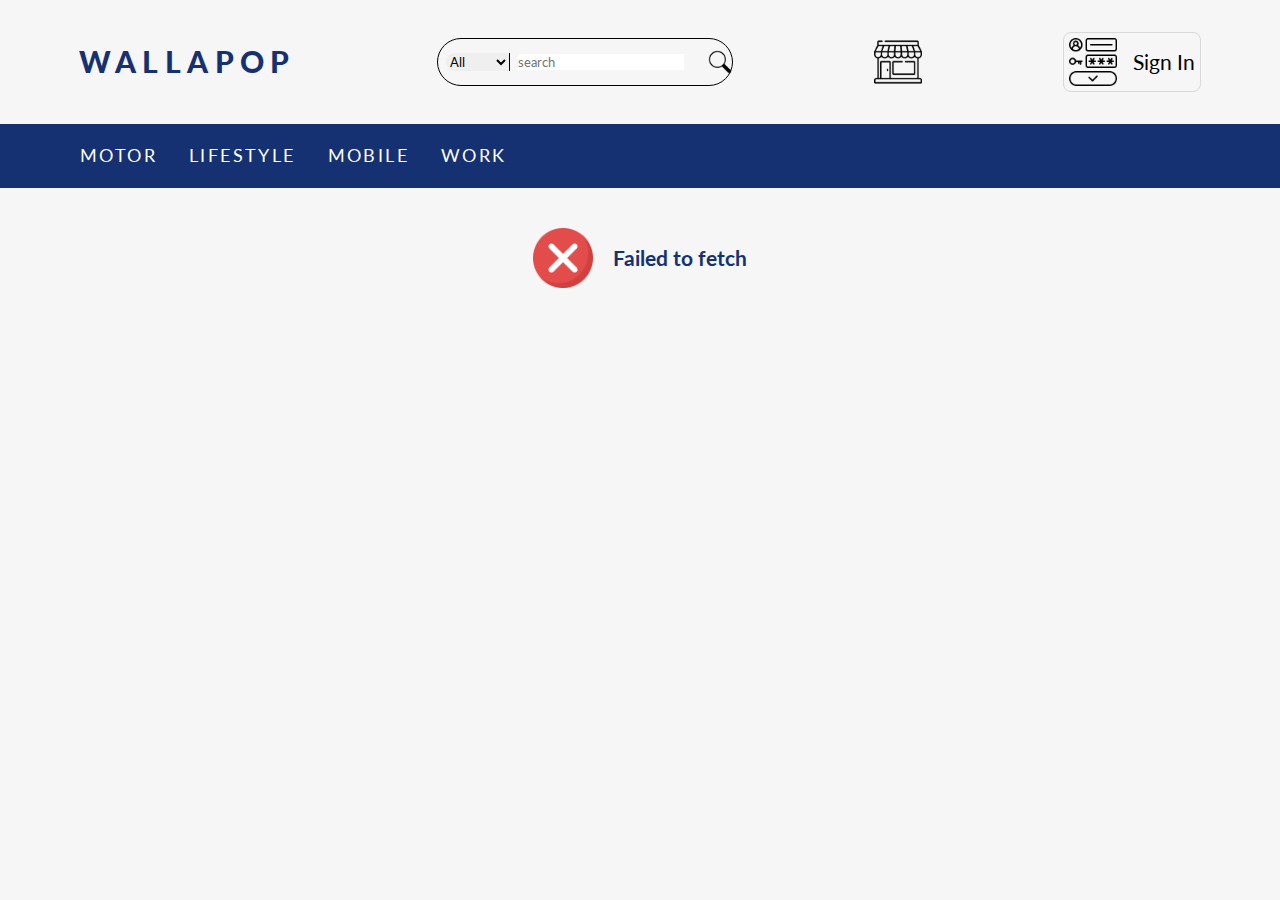
<file: index.html>
<!DOCTYPE html>
<html lang="en">
  <head>
    <meta charset="UTF-8" />
    <meta name="viewport" content="width=device-width, initial-scale=1.0" />
    <link rel="preconnect" href="https://fonts.googleapis.com" />
    <link rel="preconnect" href="https://fonts.gstatic.com" crossorigin />
    <link
      href="https://fonts.googleapis.com/css2?family=Lato:wght@300;400;700;900&display=swap"
      rel="stylesheet"
    />
    <link rel="stylesheet" href="./products/styles.css" />
    <title>Wallapop</title>
  </head>
  <body>
    <!-- Start navigation bar-->
    <nav class="nav-bar">
      <!-- Top navbar-->
      <div class="top-nav">
        <p class="nav-logo">WALLAPOP</p>
        <div class="search-bar">
          <select class="categories-list" name="categories" id="categories">
            <option selected="selected" value="All">All</option>
            <option value="Motor">Motor</option>
            <option value="Lifestyle">Lifestyle</option>
            <option value="Mobile">Mobile</option>
            <option value="Work">Work</option>
          </select>
          <input class="search-bar-input" type="text" placeholder="search" />
          <img class="find-logo" src="./images/uiImages/find.png" alt="" />
        </div>
        <img
          class="store-logo"
          src="./images/uiImages/store.png"
          alt="store logo"
        />
        <div class="login-space">
          <a class="sign-in" href="./login/login.html">
            <img
              class="sign-in-logo"
              src="./images/uiImages/sign-in.png"
              alt="sign-in logo"
            />
            <p class="sign-in-text">Sign In</p>
          </a>
        </div>
      </div>

      <!-- Bottom navbar -->
      <div class="bottom-nav">
        <p class="bottom-nav-item">Motor</p>
        <p class="bottom-nav-item">Lifestyle</p>
        <p class="bottom-nav-item">Mobile</p>
        <p class="bottom-nav-item">Work</p>
      </div>
    </nav>
    <!-- End of navigation bar -->
    <section id="productList"></section>
    <script type="module" src="./products/index.js"></script>
  </body>
</html>
</file>
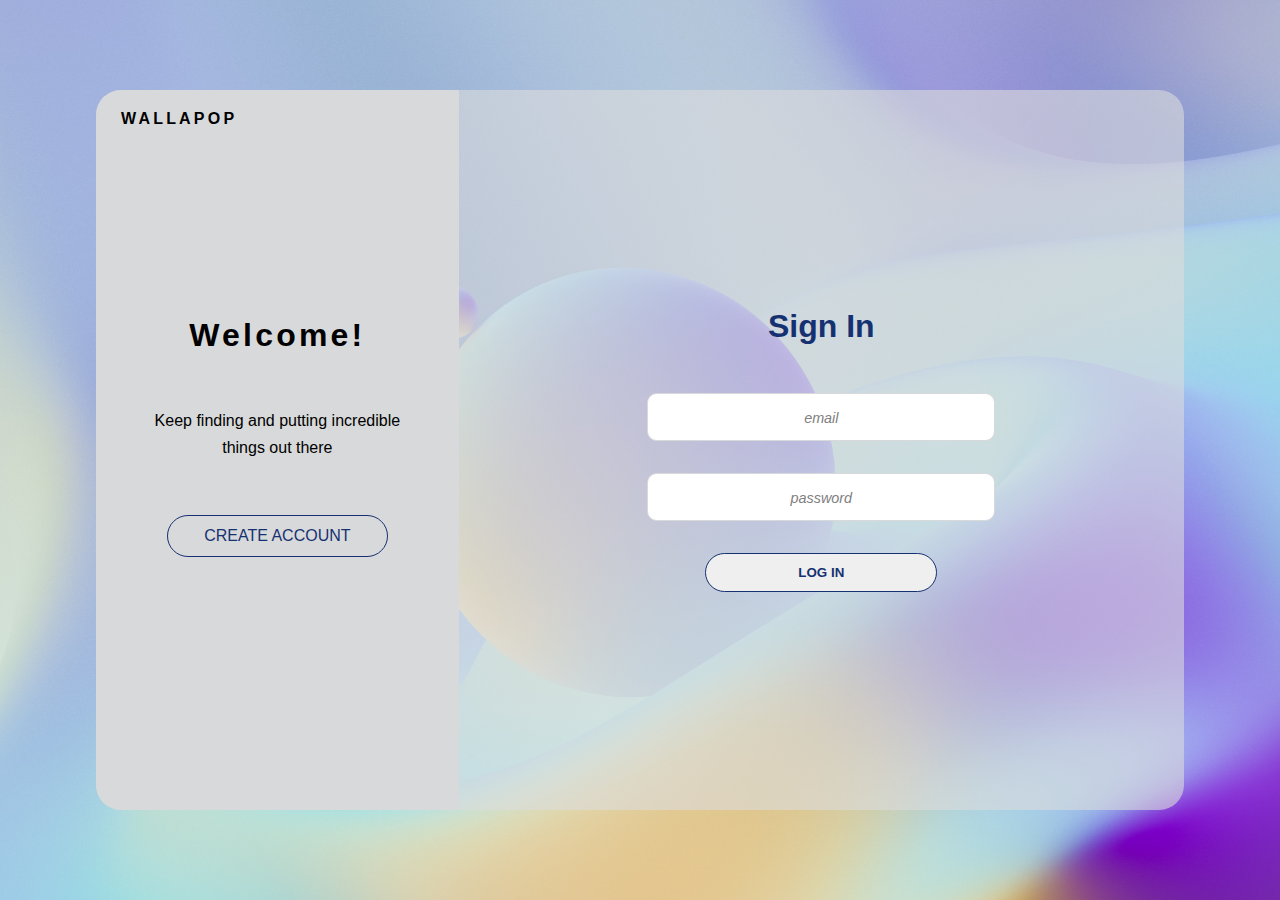
<file: login.html>
<!DOCTYPE html>
<html lang="en">
  <head>
    <meta charset="UTF-8" />
    <meta name="viewport" content="width=device-width, initial-scale=1.0" />
    <link rel="stylesheet" href="./login-style.css" />
    <title>Login</title>
  </head>
  <body>
    <div class="login-window">
      <div class="login-left">
        <p class="logo">WALLAPOP</p>
        <div class="sign-up-link">
          <p class="sign-up-title">Welcome!</p>
          <p class="sign-up-text">
            Keep finding and putting incredible <br />
            things out there
          </p>
          <a href="./sign-up.html" class="btn-create-account">Create Account</a>
        </div>
        <div></div>
      </div>

      <div class="login-right">
        <div class="login">
          <p class="login-right-title">Sign In</p>
          <form class="login-form" method="post">
            <input
              type="email"
              class="login-input email-input"
              placeholder="email"
              name="email"
              required
            />
            <input
              type="password"
              class="login-input password-input"
              placeholder="password"
              name="password"
              required
            />
            <input type="submit"=" class="btn-sign-in" value="Log In">
          </form>
        </div>
      </div>
    </div>

    <script type="module" src="./login/index.js"></script>
  </body>
</html>
</file>
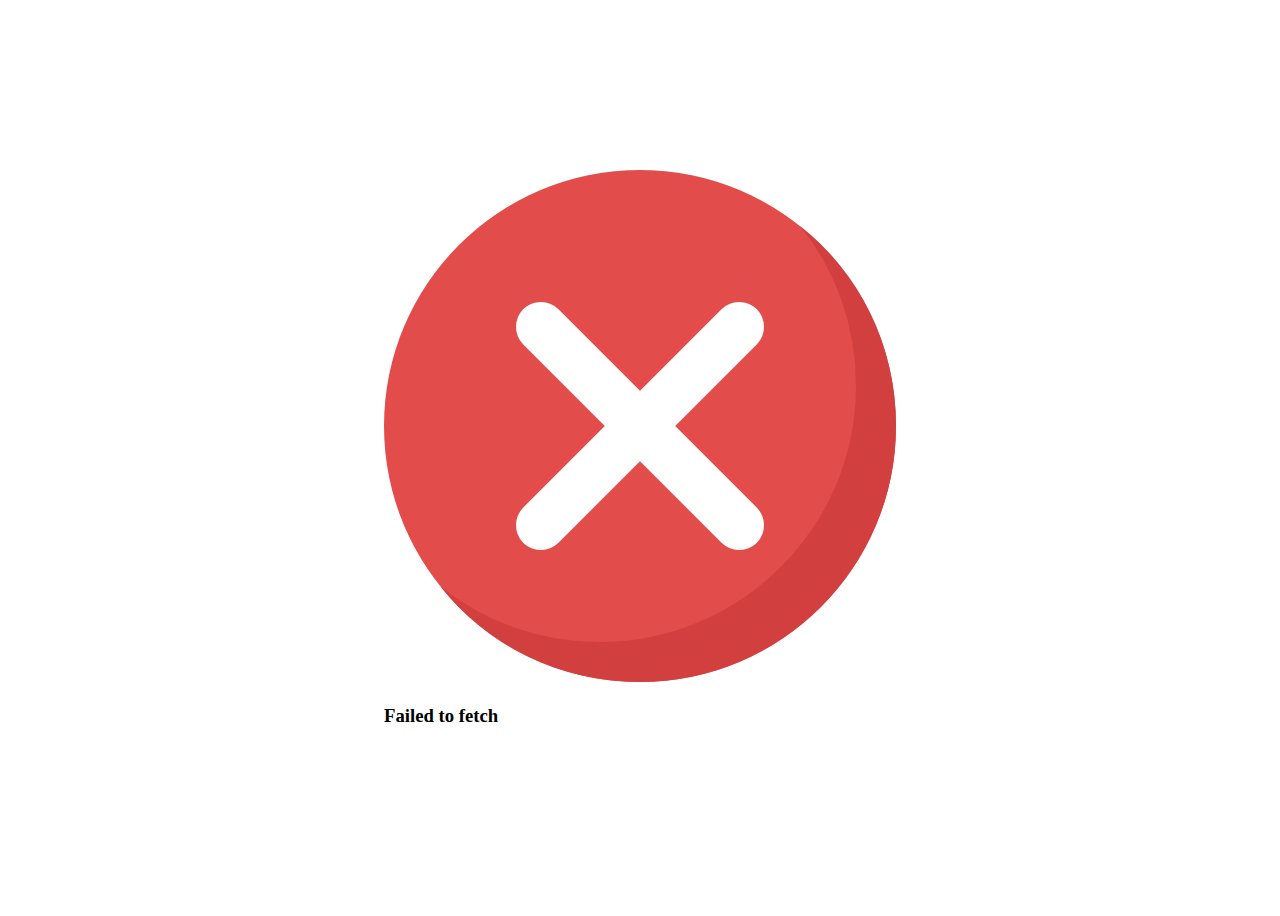
<file: productDetail.html>
<!DOCTYPE html>
<html lang="en">
  <head>
    <meta charset="UTF-8" />
    <meta name="viewport" content="width=device-width, initial-scale=1.0" />
    <link rel="stylesheet" href="product-detail-styles.css" />
    <title>Wallapop</title>
  </head>
  <body>
    <section id="productDetail"></section>

    <script type="module" src="./productDetail/index.js"></script>
  </body>
</html>
</file>
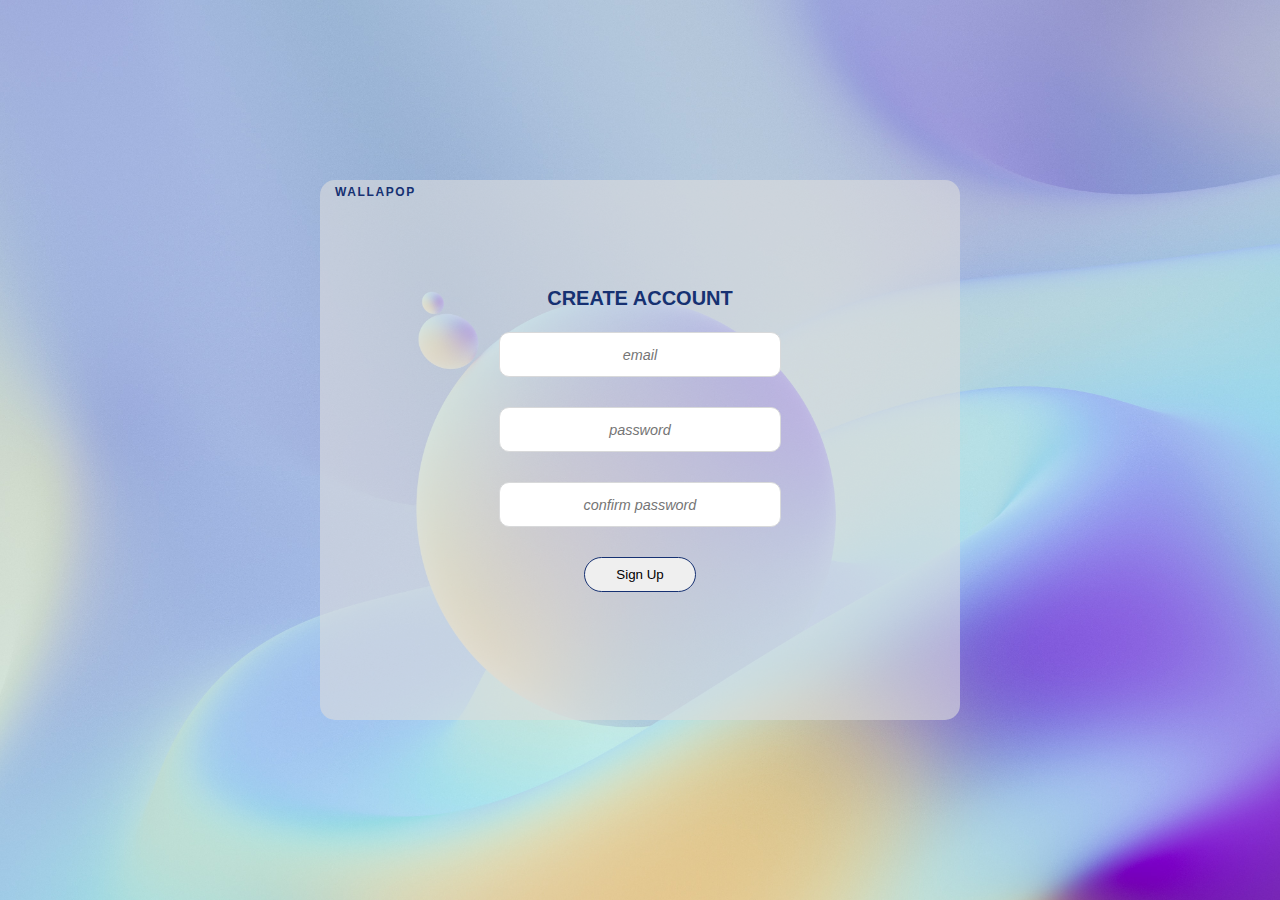
<file: sign-up.html>
<!DOCTYPE html>
<html lang="en">
  <head>
    <meta charset="UTF-8" />
    <meta name="viewport" content="width=device-width, initial-scale=1.0" />
    <link rel="stylesheet" href="signUp.css" />
    <title>Sing Up</title>
  </head>
  <body>
    <div class="signup">
      <p class="logo">WALLAPOP</p>
      <p class="title">Create Account</p>
      <form class="signup-form">
      <input 
        type="email" 
        class="signup-input email-input" 
        placeholder="email"
        name="email" 
        required
      />
      <input
        type="password"
        class="signup-input password-input"
        placeholder="password"
        name="password"
        required
      />
      <input
        type="password"
        class="signup-input passwordConfirm-input"
        placeholder="confirm password"
        name="confirmPassword"
        required
      />
      <input type="submit" class="btn-signup" value="Sign Up"></input>
    </form>
    </div>

    <script type="module" src="./signUp/index.js"></script>
  </body>
</html>
</file>
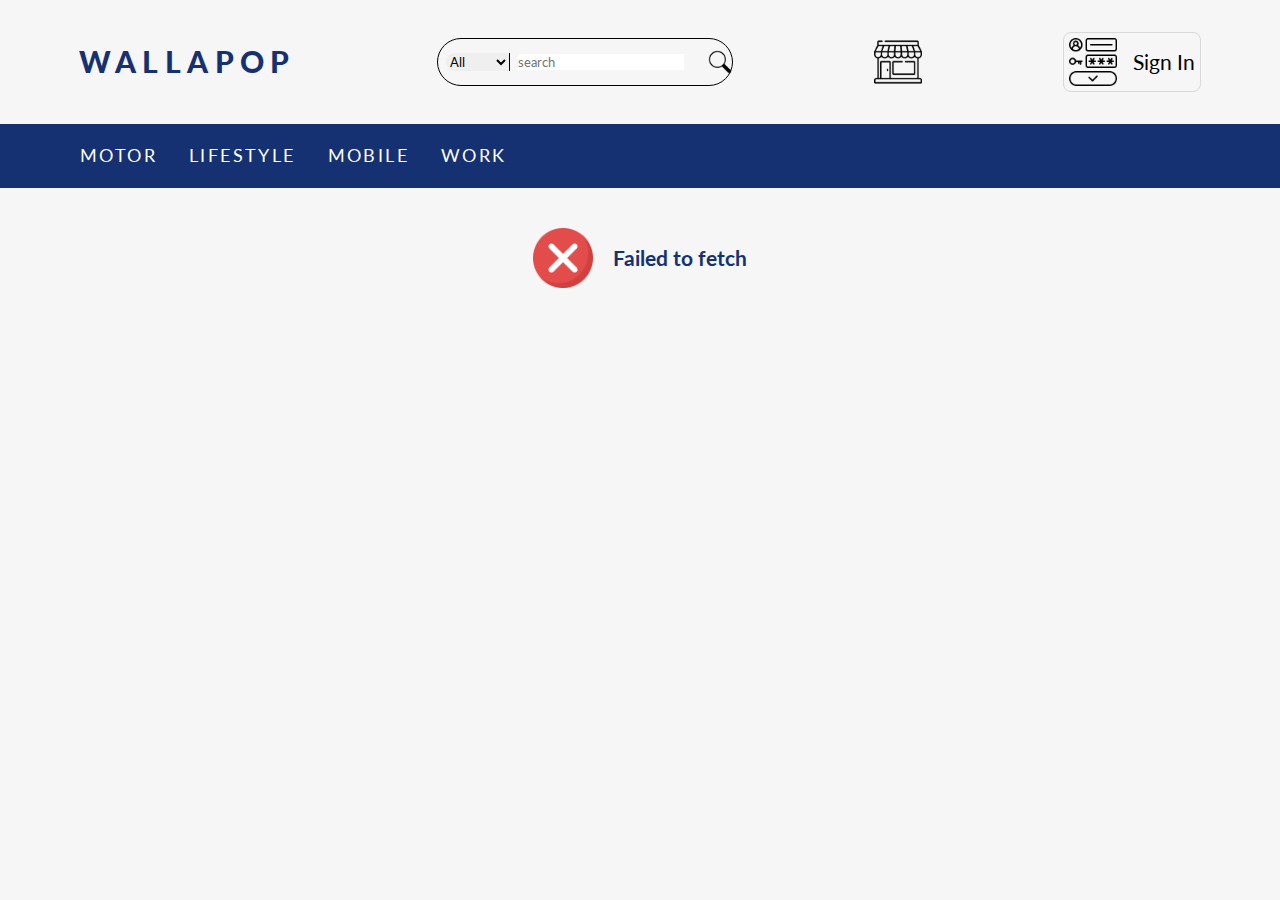
<file: create-product/createProduct.html>
<!DOCTYPE html>
<html lang="en">
  <head>
    <meta charset="UTF-8" />
    <meta name="viewport" content="width=device-width, initial-scale=1.0" />
    <link rel="stylesheet" href="./createProduct.css" />
    <title>Create User</title>
  </head>
  <body>
    <main>
      <section class="create-product">
        <h3 class="title">Create product</h3>

        <form
          class="create-product-form"
          method="post"
          class="create-product-form"
        >
          <label for="product-name">Product name: </label>
          <input
            type="text"
            name="name"
            id="product-name"
            class="form-input"
            required
          />

          <label for="price">Price:</label>
          <input
            type="number"
            name="price"
            id="price"
            class="form-input"
            required
          />

          <label for="product-type">For Sale or Looking to buy?</label>
          <select name="product-type" id="product-type" required>
            <option value="" selected></option>
            <option value="For Sale">For Sale</option>
            <option value="Looking to buy">Looking to buy</option>
          </select>

          <label for="status">Status</label>
          <select name="status" id="status" required>
            <option value="" selected></option>
            <option value="New">New</option>
            <option value="Like new">Like New</option>
            <option value="Used-good">Used-good</option>
            <option value="Refurbished">Refurbished</option>
          </select>

          <label for="specifications">Specifications:</label>
          <textarea
            name="specifications"
            id="specifications"
            cols="10"
            rows="5"
            wrap="hard"
            maxlength="120"
            placeholder="Technical specs..."
            required
          ></textarea>

          <label for="details">Details:</label>
          <textarea
            name="details"
            id="details"
            cols="10"
            rows="5"
            wrap="hard"
            maxlength="40"
            placeholder="Scratched, dented, washed, etc..."
            required
          ></textarea>

          <input
            type="submit"
            class="btnCreate-product"
            value="Crear Producto"
            name="crear-producto"
          />
        </form>
      </section>
    </main>

    <script type="module" src="./index.js"></script>
  </body>
</html>
</file>
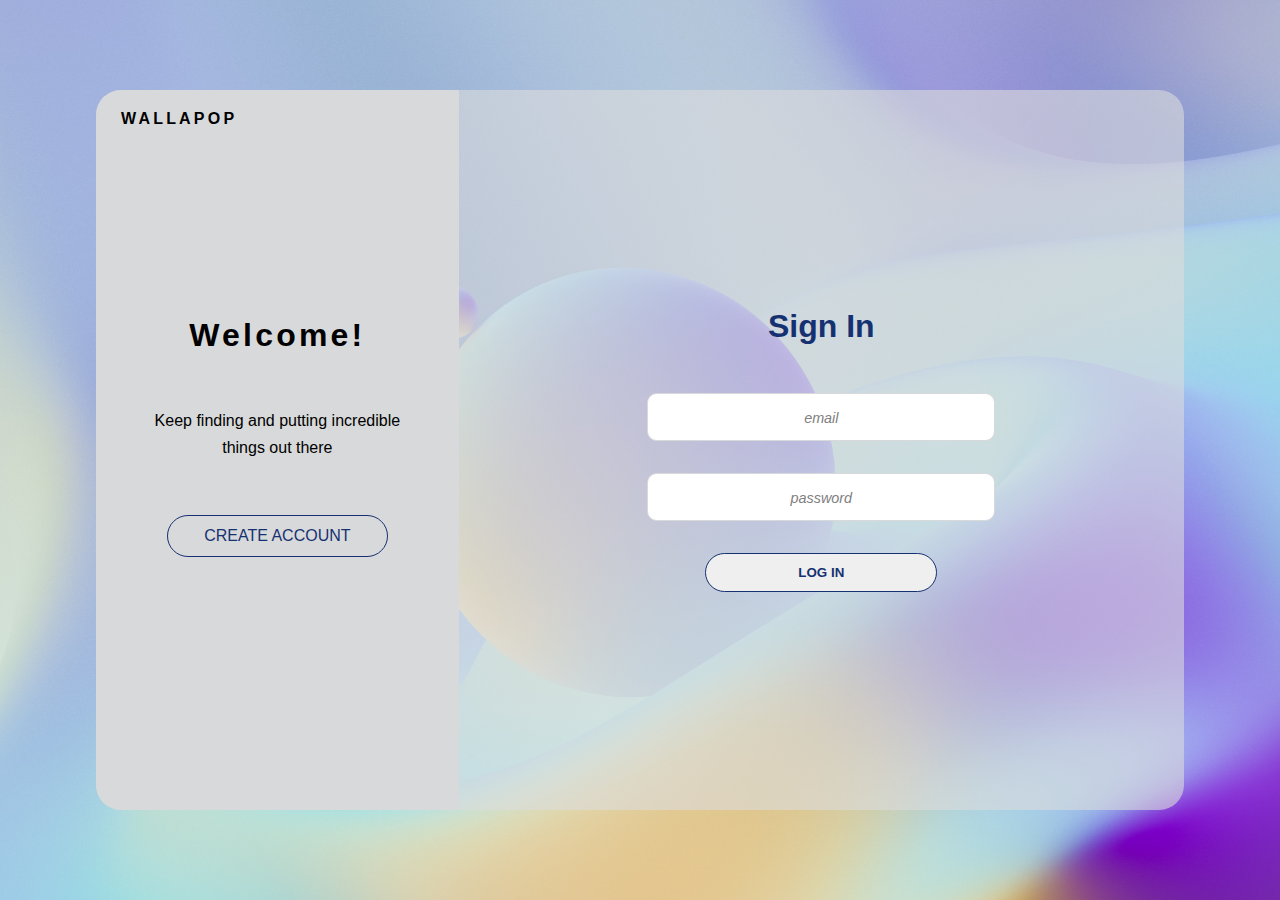
<file: login/login.html>
<!DOCTYPE html>
<html lang="en">
  <head>
    <meta charset="UTF-8" />
    <meta name="viewport" content="width=device-width, initial-scale=1.0" />
    <link rel="stylesheet" href="./login-style.css" />
    <title>Login</title>
  </head>
  <body>
    <div class="login-window">
      <div class="login-left">
        <p class="logo">WALLAPOP</p>
        <div class="sign-up-link">
          <p class="sign-up-title">Welcome!</p>
          <p class="sign-up-text">
            Keep finding and putting incredible <br />
            things out there
          </p>
          <a href="../signUp/sign-up.html" class="btn-create-account"
            >Create Account</a
          >
        </div>
        <div></div>
      </div>

      <div class="login-right">
        <div class="login">
          <p class="login-right-title">Sign In</p>
          <form class="login-form" method="post">
            <input
              type="email"
              class="login-input email-input"
              placeholder="email"
              name="email"
              required
            />
            <input
              type="password"
              class="login-input password-input"
              placeholder="password"
              name="password"
              required
            />
            <input type="submit"=" class="btn-sign-in" value="Log In">
          </form>
        </div>
      </div>
    </div>

    <script type="module" src="./index.js"></script>
  </body>
</html>
</file>
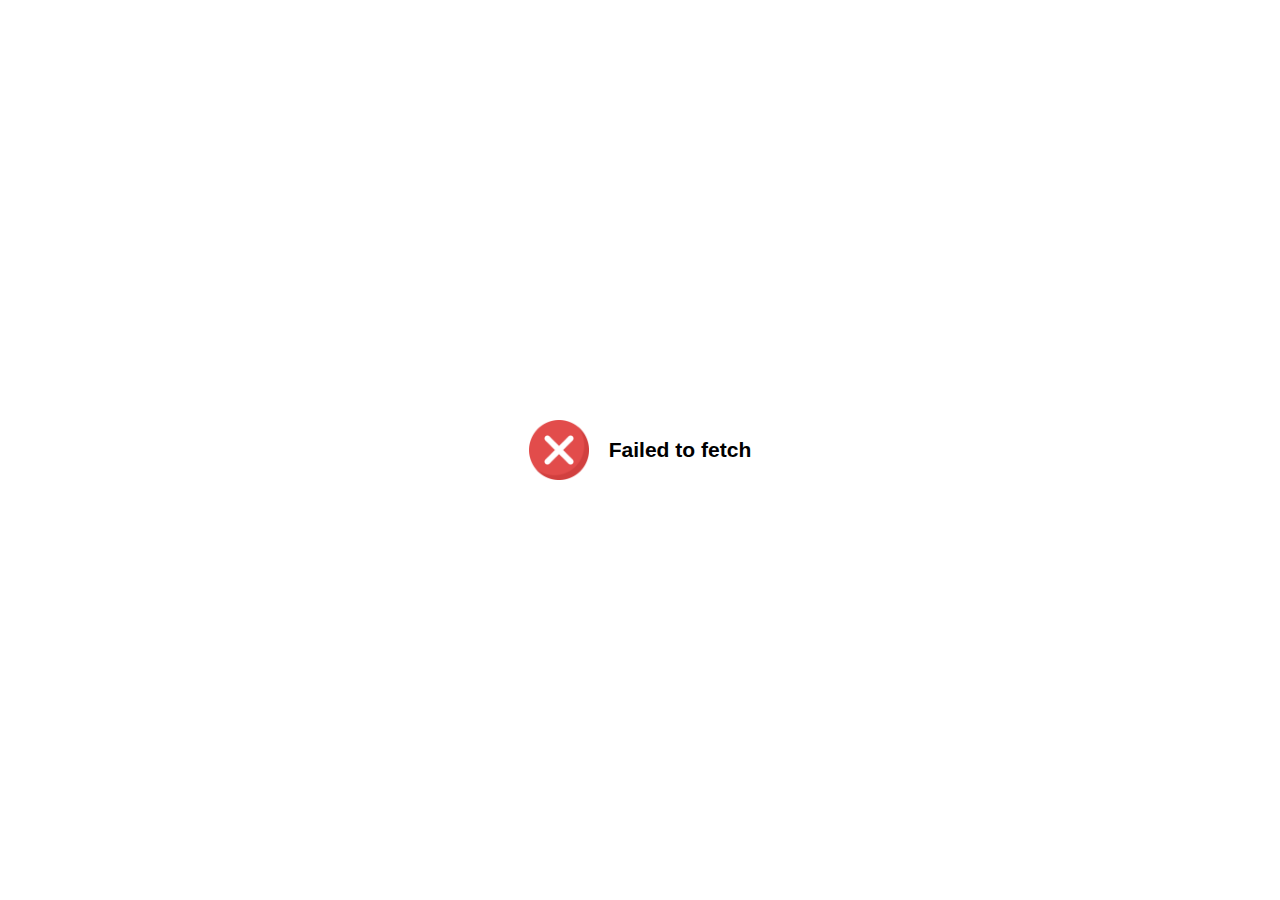
<file: productDetail/productDetail.html>
<!DOCTYPE html>
<html lang="en">
  <head>
    <meta charset="UTF-8" />
    <meta name="viewport" content="width=device-width, initial-scale=1.0" />
    <link rel="stylesheet" href="product-detail-styles.css" />
    <title>Wallapop</title>
  </head>
  <body>
    <section id="productDetail"></section>

    <script type="module" src="./index.js"></script>
  </body>
</html>
</file>
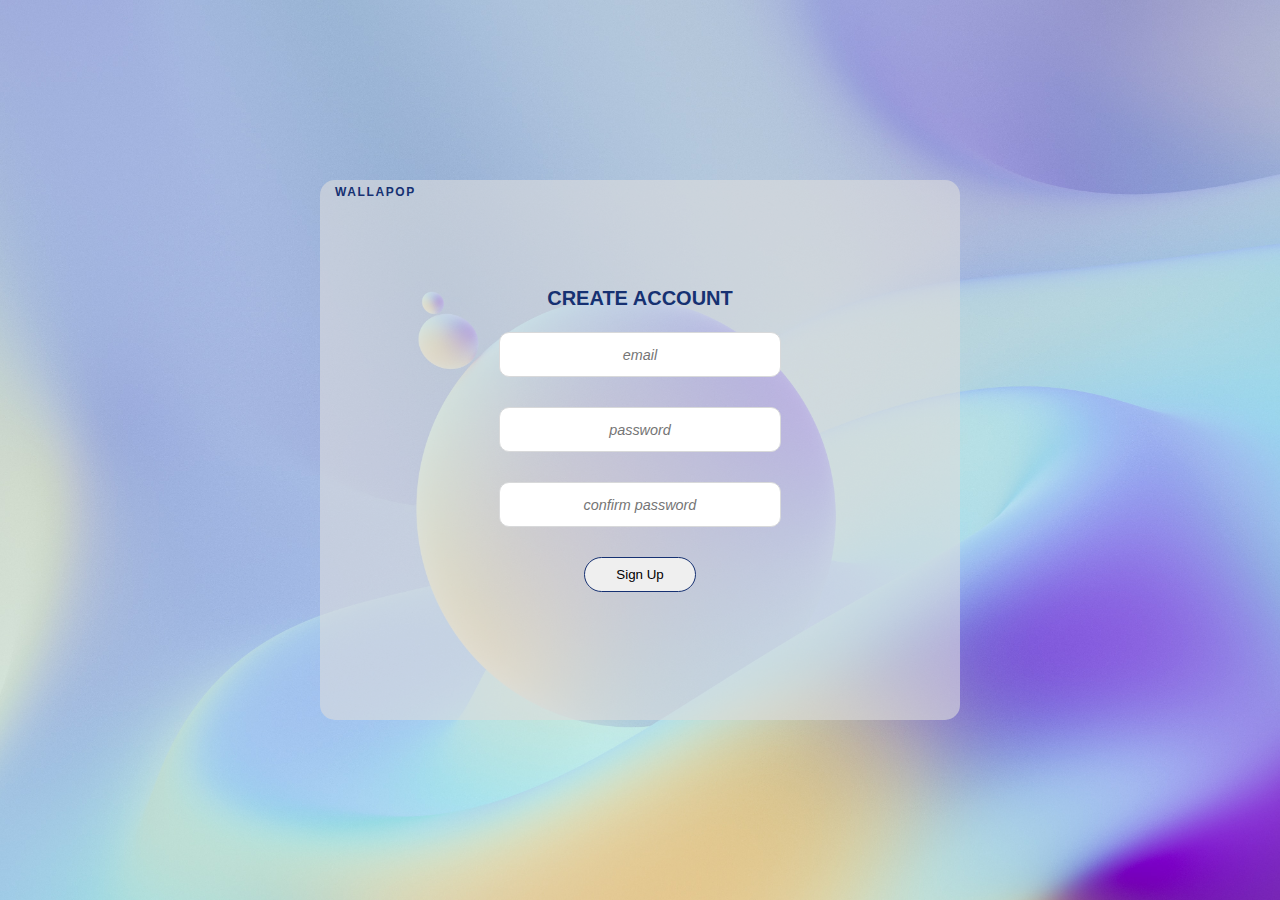
<file: signUp/sign-up.html>
<!DOCTYPE html>
<html lang="en">
  <head>
    <meta charset="UTF-8" />
    <meta name="viewport" content="width=device-width, initial-scale=1.0" />
    <link rel="stylesheet" href="signUp.css" />
    <title>Sing Up</title>
  </head>
  <body>
    <div class="signup">
      <p class="logo">WALLAPOP</p>
      <p class="title">Create Account</p>
      <form class="signup-form">
      <input 
        type="email" 
        class="signup-input email-input" 
        placeholder="email"
        name="email" 
        required
      />
      <input
        type="password"
        class="signup-input password-input"
        placeholder="password"
        name="password"
        required
      />
      <input
        type="password"
        class="signup-input passwordConfirm-input"
        placeholder="confirm password"
        name="confirmPassword"
        required
      />
      <input type="submit" class="btn-signup" value="Sign Up"></input>
    </form>
    </div>

    <script type="module" src="./index.js"></script>
  </body>
</html>
</file>
<file: products/styles.css>
:root {
  --main-text-color: #163172;
  --light-grey: #d8d9da;
  --dark-grey: #61677a;
}

body {
  background-color: #f6f6f6;
  color: var(--main-text-color);
  font-size: 62.5%;
  font-weight: 400;
  line-height: 1.3;
}

* {
  font-family: "Lato", sans-serif;
  margin: 0;
  padding: 0;
  box-sizing: border-box;
}

.nav-logo {
  letter-spacing: 0.4rem;
  font-weight: 900;
  font-size: 1.9rem;
}

.nav-bar {
  display: flex;
  flex-direction: column;
}

.top-nav {
  display: flex;
  flex-direction: row;
  justify-content: space-around;
  /* --gap: 40px; */
  margin: 2rem 0.5rem;
  align-items: center;
}

.search-bar {
  display: flex;
  align-items: center;
  border: 1px solid black;
  border-radius: 3rem;
  height: 3rem;
}

.search-bar-input {
  margin: 0.5rem;
  border: none;
  outline: none;
}

.find-logo {
  margin-left: 1rem;
}

.store-logo,
.sign-in-logo {
  width: 3rem;
  height: 3rem;
}

.find-logo {
  width: 1.5rem;
  height: 1.5rem;
}

.sign-in,
.logout {
  display: flex;
  align-items: center;
  gap: 1rem;
  font-size: 1.3rem;
  text-decoration: none;
  color: black;
  border: 1px solid var(--light-grey);
  border-radius: 8px;
  padding: 5px;
}

.sign-in:hover {
  background-color: var(--light-grey);
  transform: scale(1.02);
}

.categories-list {
  margin-left: 0.5rem;
  width: 4rem;
  border-top-left-radius: 3rem;
  border-bottom-left-radius: 3rem;
  border: none;
  outline: none;
  border-right: 1px solid black;
}

/* bottom navigation bar */

.bottom-nav {
  display: flex;
  justify-content: flex-start;
  align-items: center;
  padding-left: 5rem;
  gap: 2rem;
  font-size: 1.1rem;
  text-transform: uppercase;
  letter-spacing: 0.15rem;
  height: 4rem;
  color: white;
  background-color: var(--main-text-color);
  /* background: linear-gradient(to right, var(--main-text-color) 97%, transparent); */
}

/* Products List */
#productList {
  margin: 2.5rem;
  display: flex;
  gap: 2rem;
  justify-content: space-around;
  flex-wrap: wrap;
}

.card {
  padding: 0.5rem;
  font-size: 1.3rem;
  /* border: 1px solid var(--dark-grey); */
  border-radius: 0.8rem;
  text-align: center;
  line-height: 1.5;
  background: linear-gradient(to bottom right, white, var(--light-grey));
  box-shadow: 3px 3px 4px 4px rgba(90, 111, 217, 0.453);
  transition: translate 0.25s;
}

.card-title {
  text-transform: uppercase;
  font-weight: bold;
}
.card-image {
  width: 22rem;
  height: 22rem;
  margin: 0.5rem 0;
}

.card:hover {
  --transform: scale(1.01);
  translate: 0 -0.7rem;
}

.goToDetail {
  text-decoration: none;
  color: inherit;
}

.btn-create-product {
  border: 1px solid var(--light-grey);
  padding: 15px;
  border-radius: 10px;
  font-size: 20px;
  text-decoration: none;
  color: var(--main-text-color);
}

.btn-create-product:visited {
  color: var(--main-text-color);
}

.error-fetching,
.empty-list {
  display: flex;
  justify-content: center;
  align-items: center;
  gap: 20px;
  font-size: 18px;
}

.error-fetching img,
.empty-list img {
  height: 60px;
}
</file>
<file: login-style.css>
:root {
  --main-text-color: #163172;
  --light-grey: #d8d9da;
  --dark-grey: #61677a;
}

* {
  font-family: "Lato", sans-serif;
  margin: 0;
  padding: 0;
  box-sizing: border-box;
}

body {
  background-image: url("./images/background-images/wallpaper-2.jpg");
  background-size: cover;
  background-position: center;
  background-attachment: fixed;

  display: flex;
  justify-content: center;
  align-items: center;
  height: 100vh;
}

.login-window {
  display: flex;
  height: 80vh;
  width: 85vw;
  background-color: rgba(220, 220, 220, 0.6);
  border-radius: 25px;
}

/* Left side of the login window */

.login-left {
  width: 50%;
  height: 100%;
  background-color: var(--light-grey);
  border-top-left-radius: 25px;
  border-bottom-left-radius: 25px;
  display: flex;
  flex-direction: column;
  justify-content: space-between;
}

.logo {
  margin-left: 25px;
  margin-top: 20px;
  letter-spacing: 0.2rem;
  font-weight: 900;
}

.sign-up-link {
  display: flex;
  flex-direction: column;
  justify-content: space-between;
  height: 15rem;
  align-self: center;
  text-align: center;
  margin-top: -4rem;
}

.sign-up-title {
  font-size: 2rem;
  letter-spacing: 0.2rem;
  font-weight: 700;
}

.sign-up-text {
  line-height: 1.7rem;
}

.btn-create-account {
  text-decoration: none;
  color: var(--main-text-color);
  border: 1px solid var(--main-text-color);
  text-transform: uppercase;
  border-radius: 1.5rem;
  padding: 0.7rem;
  transition: translate 0.2s;
  width: 90%;
  align-self: center;
}

.btn-create-account:hover {
  background-color: var(--main-text-color);
  color: white;
  translate: 0 -0.2rem;
}

/* Right side of the login window */

.login-right {
  width: 100%;
  height: 100%;
  display: flex;
  flex-direction: column;
  justify-content: center;
  align-items: center;
  gap: 3rem;
}

.login {
  width: 80%;
  height: 50%;
  display: flex;
  flex-direction: column;
  align-items: center;
  justify-content: center;
  gap: 3rem;
}

.login-right-title {
  font-size: 2rem;
  color: var(--main-text-color);
  font-weight: 700;
}

.btn-sign-in {
  text-decoration: none;
  color: var(--main-text-color);
  border: 1px solid var(--main-text-color);
  text-transform: uppercase;
  border-radius: 1.5rem;
  padding: 0.7rem;
  transition: translate 0.2s;
  width: 40%;
  text-align: center;
  font-weight: 700;
}

.login-input {
  width: 60%;
  margin-bottom: 2rem;
  height: 3rem;
  border-radius: 0.6rem;
  border: 1px solid var(--light-grey);
  text-align: center;
  font-size: 1.2rem;
}

.login-input::placeholder {
  color: grey;
  font-style: italic;
  font-size: 0.9rem;
}

.login-input:focus {
  border: 1px solid var(--main-text-color);
  outline: none;
}

/* .login-input:focus::placeholder {
  color: transparent;
} */

.login-form {
  width: 100%;
  display: flex;
  align-items: center;
  flex-direction: column;
}
</file>
<file: product-detail-styles.css>
#productDetail {
  height: 100vh;
  display: flex;
  justify-content: center;
  align-items: center;
}

.detail {
  display: flex;
  justify-content: center;
  align-items: center;
  /* align-self: center;
  justify-self: center; */
  gap: 20px;
  border: 1px solid black;
}

.detail-image {
  width: 200px;
  height: 300px;
}
</file>
<file: signUp.css>
:root {
  --main-text-color: #163172;
  --light-grey: #d8d9da;
  --dark-grey: #61677a;
}

* {
  font-family: "Lato", sans-serif;
  margin: 0;
  padding: 0;
  box-sizing: border-box;
}

body {
  height: 100vh;
  box-sizing: border-box;
  margin: 0;
  padding: 0;
  display: flex;
  justify-content: center;
  align-items: center;
  background-image: url("./images/background-images/wallpaper-2.jpg");
  background-size: cover;
}

.signup {
  display: flex;
  flex-direction: column;
  justify-content: center;
  align-items: center;
  height: 60vh;
  width: 50vw;
  background-color: rgba(220, 220, 220, 0.6);
  border-radius: 15px;
  position: relative;
}

.signup-form {
  display: flex;
  flex-direction: column;
  justify-content: center;
  gap: 30px;
  align-items: center;
  width: 60%;
  padding: 8%;
  margin-top: -30px;
}

.signup-input {
  height: 45px;
  width: 100%;
  /* border-radius: 10px;
  border: none;
  outline: none;
  text-align: center; */
  border-radius: 10px;
  border: 1px solid var(--light-grey);
  text-align: center;
  font-size: 1.1rem;
}

.signup-input::placeholder {
  text-align: center;
  font-size: 0.9rem;
  font-style: italic;
}

.signup-input:focus {
  border: 1px solid var(--main-text-color);
  outline: none;
}
.btn-signup {
  height: 35px;
  width: 40%;
  border-radius: 25px;
  border: 1px solid var(--main-text-color);
}

.logo {
  position: absolute;
  left: 15px;
  top: 5px;
  font-size: 12px;
  /* margin-left: 25px;
  margin-top: 20px; */
  letter-spacing: 0.1rem;
  font-weight: 700;
  color: var(--main-text-color);
}

.title {
  text-transform: uppercase;
  font-size: 20px;
  font-weight: 700;
  margin-top: 30px;
  color: var(--main-text-color);
}
</file>
<file: create-product/createProduct.css>
:root {
  --main-text-color: #163172;
  --light-grey: #d8d9da;
  --dark-grey: #61677a;
}

* {
  font-family: "Lato", sans-serif;
  margin: 0;
  padding: 0;
  box-sizing: border-box;
}

main {
  height: 100vh;
  display: flex;
  flex-direction: column;
  justify-content: center;
  align-items: center;
}

.create-product {
  display: flex;
  flex-direction: column;
  gap: 20px;
  width: 40%;
  text-align: center;
  border: 1px solid var(--dark-grey);
  padding: 20px 0;
  border-radius: 15px;
  background-color: var(--light-grey);
}
.create-product-form {
  display: flex;
  flex-direction: column;
  /* justify-content: center; */
  align-items: center;
}

.form-input {
  height: 40px;
}

.btnCreate-product {
  width: 30%;
  height: 40px;
  border-radius: 2rem;
  text-transform: uppercase;
}

input,
textarea,
select {
  margin-bottom: 20px;
  border: 2px solid var(--main-text-color);
}

textarea,
input {
  width: 70%;
  max-width: 70%;
  border: 1px solid var(--dark-grey);
  border-radius: 8px;
  padding: 10px;
}

textarea {
  min-width: 70%;
  min-height: 80px;
  max-height: 120px;
}

.notification {
  display: flex;
  flex-direction: column;
  background-color: rgba(220, 220, 220, 0.6);
  font-weight: 700;
  padding: 15px;
  border-radius: 5px;
  position: absolute;
  top: 5px;
  right: 5px;
}

.notification-error {
  color: red;
  border: 1px solid red;
}

.notification-success {
  color: green;
  border: 1px solid green;
}

.required {
  border: 1px solid red;
}
</file>
<file: login/login-style.css>
:root {
  --main-text-color: #163172;
  --light-grey: #d8d9da;
  --dark-grey: #61677a;
}

* {
  font-family: "Lato", sans-serif;
  margin: 0;
  padding: 0;
  box-sizing: border-box;
}

body {
  background-image: url("../images/background-images/wallpaper-2.jpg");
  background-size: cover;
  background-position: center;
  background-attachment: fixed;

  display: flex;
  justify-content: center;
  align-items: center;
  height: 100vh;
}

.login-window {
  display: flex;
  height: 80vh;
  width: 85vw;
  background-color: rgba(220, 220, 220, 0.6);
  border-radius: 25px;
}

/* Left side of the login window */

.login-left {
  width: 50%;
  height: 100%;
  background-color: var(--light-grey);
  border-top-left-radius: 25px;
  border-bottom-left-radius: 25px;
  display: flex;
  flex-direction: column;
  justify-content: space-between;
}

.logo {
  margin-left: 25px;
  margin-top: 20px;
  letter-spacing: 0.2rem;
  font-weight: 900;
}

.sign-up-link {
  display: flex;
  flex-direction: column;
  justify-content: space-between;
  height: 15rem;
  align-self: center;
  text-align: center;
  margin-top: -4rem;
}

.sign-up-title {
  font-size: 2rem;
  letter-spacing: 0.2rem;
  font-weight: 700;
}

.sign-up-text {
  line-height: 1.7rem;
}

.btn-create-account {
  text-decoration: none;
  color: var(--main-text-color);
  border: 1px solid var(--main-text-color);
  text-transform: uppercase;
  border-radius: 1.5rem;
  padding: 0.7rem;
  transition: translate 0.2s;
  width: 90%;
  align-self: center;
}

.btn-create-account:hover {
  background-color: var(--main-text-color);
  color: white;
  translate: 0 -0.2rem;
}

/* Right side of the login window */

.login-right {
  width: 100%;
  height: 100%;
  display: flex;
  flex-direction: column;
  justify-content: center;
  align-items: center;
  gap: 3rem;
}

.login {
  width: 80%;
  height: 50%;
  display: flex;
  flex-direction: column;
  align-items: center;
  justify-content: center;
  gap: 3rem;
}

.login-right-title {
  font-size: 2rem;
  color: var(--main-text-color);
  font-weight: 700;
}

.btn-sign-in {
  text-decoration: none;
  color: var(--main-text-color);
  border: 1px solid var(--main-text-color);
  text-transform: uppercase;
  border-radius: 1.5rem;
  padding: 0.7rem;
  transition: translate 0.2s;
  width: 40%;
  text-align: center;
  font-weight: 700;
}

.login-input {
  width: 60%;
  margin-bottom: 2rem;
  height: 3rem;
  border-radius: 0.6rem;
  border: 1px solid var(--light-grey);
  text-align: center;
  font-size: 1.2rem;
}

.login-input::placeholder {
  color: grey;
  font-style: italic;
  font-size: 0.9rem;
}

.login-input:focus {
  border: 1px solid var(--main-text-color);
  outline: none;
}

/* .login-input:focus::placeholder {
  color: transparent;
} */

.login-form {
  width: 100%;
  display: flex;
  align-items: center;
  flex-direction: column;
}

.notification {
  display: flex;
  flex-direction: column;
  background-color: rgba(220, 220, 220, 0.6);
  font-weight: 700;
  padding: 15px;
  border-radius: 5px;
  position: absolute;
  top: 5px;
  right: 5px;
}

.notification-error {
  color: red;
  border: 1px solid red;
}

.notification-success {
  color: green;
  border: 1px solid green;
}
</file>
<file: productDetail/product-detail-styles.css>
:root {
  --main-text-color: #163172;
  --light-grey: #d8d9da;
  --dark-grey: #61677a;
}

* {
  font-family: "Lato", sans-serif;
  margin: 0;
  padding: 0;
  box-sizing: border-box;
}

#productDetail {
  height: 100vh;
  display: flex;
  justify-content: center;
  align-items: center;
}

.detail {
  display: flex;
  justify-content: center;
  align-items: center;
  gap: 20px;
  border: 1px solid var(--dark-grey);
  border-radius: 10px;
  width: 30%;
  background-image: linear-gradient(to right bottom, white, var(--light-grey));
  line-height: 2rem;
}

.detail-image {
  width: 200px;
  height: 300px;
}

/* Styles for error screens */
.error-fetching,
.empty-list {
  display: flex;
  justify-content: center;
  align-items: center;
  gap: 20px;
  font-size: 18px;
}

.error-fetching img,
.empty-list img {
  height: 60px;
}
</file>
<file: signUp/signUp.css>
:root {
  --main-text-color: #163172;
  --light-grey: #d8d9da;
  --dark-grey: #61677a;
}

* {
  font-family: "Lato", sans-serif;
  margin: 0;
  padding: 0;
  box-sizing: border-box;
}

body {
  height: 100vh;
  box-sizing: border-box;
  margin: 0;
  padding: 0;
  display: flex;
  justify-content: center;
  align-items: center;
  background-image: url("../images/background-images/wallpaper-2.jpg");
  background-size: cover;
}

.signup {
  display: flex;
  flex-direction: column;
  justify-content: center;
  align-items: center;
  height: 60vh;
  width: 50vw;
  background-color: rgba(220, 220, 220, 0.6);
  border-radius: 15px;
  position: relative;
}

.signup-form {
  display: flex;
  flex-direction: column;
  justify-content: center;
  gap: 30px;
  align-items: center;
  width: 60%;
  padding: 8%;
  margin-top: -30px;
}

.signup-input {
  height: 45px;
  width: 100%;
  /* border-radius: 10px;
  border: none;
  outline: none;
  text-align: center; */
  border-radius: 10px;
  border: 1px solid var(--light-grey);
  text-align: center;
  font-size: 1.1rem;
}

.signup-input::placeholder {
  text-align: center;
  font-size: 0.9rem;
  font-style: italic;
}

.signup-input:focus {
  border: 1px solid var(--main-text-color);
  outline: none;
}
.btn-signup {
  height: 35px;
  width: 40%;
  border-radius: 25px;
  border: 1px solid var(--main-text-color);
}

.logo {
  position: absolute;
  left: 15px;
  top: 5px;
  font-size: 12px;
  /* margin-left: 25px;
  margin-top: 20px; */
  letter-spacing: 0.1rem;
  font-weight: 700;
  color: var(--main-text-color);
}

.title {
  text-transform: uppercase;
  font-size: 20px;
  font-weight: 700;
  margin-top: 30px;
  color: var(--main-text-color);
}

.notification {
  display: flex;
  flex-direction: column;
  background-color: rgba(220, 220, 220, 0.6);
  font-weight: 700;
  padding: 15px;
  border-radius: 5px;
  position: absolute;
  top: 5px;
  right: 5px;
}

.notification-error {
  color: red;
  border: 1px solid red;
}

.notification-success {
  color: green;
  border: 1px solid green;
}
</file>
